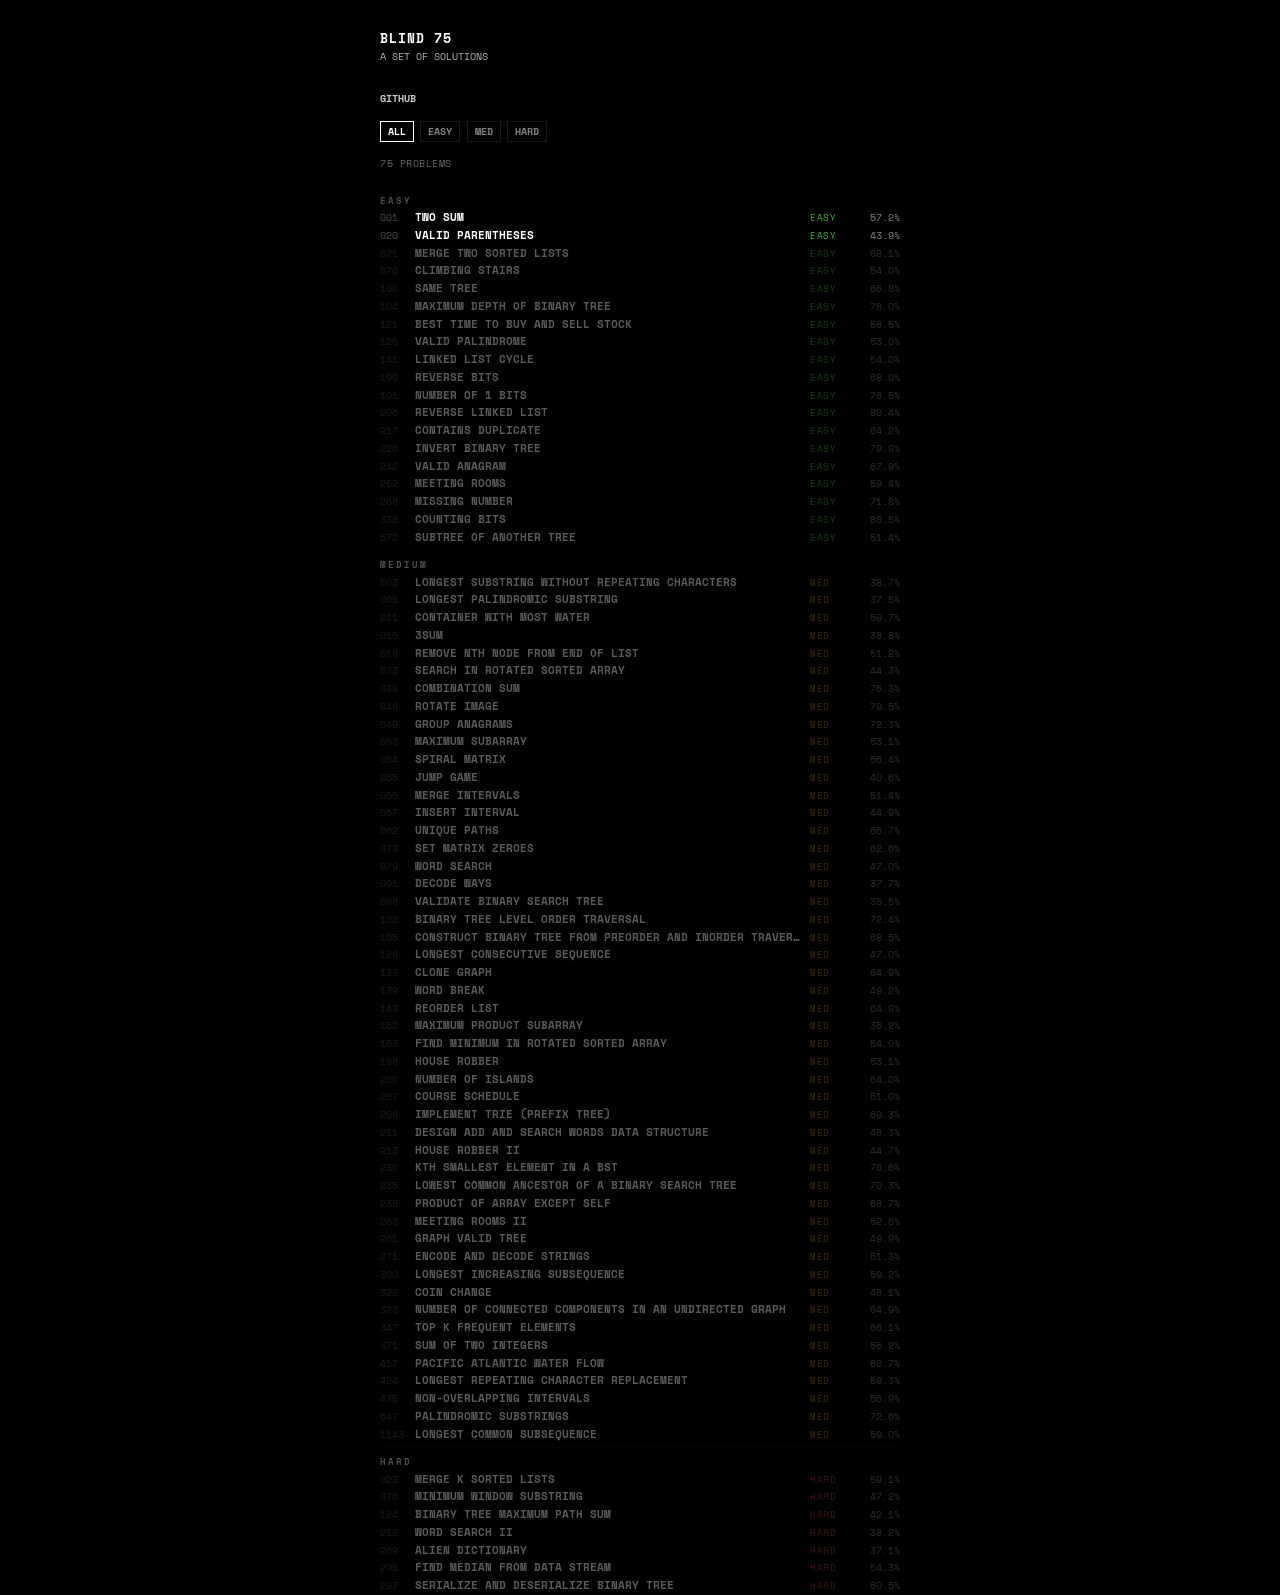
<file: index.html>
<!DOCTYPE html>
<html lang="en">
<head>
    <meta charset="UTF-8">
    <meta name="viewport" content="width=device-width, initial-scale=1.0">
    <title>BLIND 75</title>
    <link rel="stylesheet" href="css/index.css">
    <link rel="preconnect" href="https://fonts.googleapis.com">
    <link rel="preconnect" href="https://fonts.gstatic.com" crossorigin>
    <link href="https://fonts.googleapis.com/css2?family=Space+Mono:wght@400;700&display=swap" rel="stylesheet">
</head>
<body>

<div class="container">

    <header>
        <div class="name">BLIND 75</div>
        <div class="sub">A SET OF SOLUTIONS</div>
    </header>

    <nav class="links">
        <a href="https://github.com/bedolpab/Blind75">GITHUB</a>
    </nav>

    <div class="filters">
        <button class="filter-btn active" data-filter="all">ALL</button>
        <button class="filter-btn" data-filter="easy">EASY</button>
        <button class="filter-btn" data-filter="medium">MED</button>
        <button class="filter-btn" data-filter="hard">HARD</button>
    </div>

    <div class="stats-count">75 PROBLEMS</div>

    <div class="log">

        <div class="category-label">EASY</div>

        <a class="row" data-diff="easy" href="https://leetcode.com/problems/two-sum/submissions/1958369786/" target="_blank" rel="noopener noreferrer"
           data-tip-status="accepted"
           data-tip-tests="63 / 63 testcases passed"
           data-tip-runtime="0ms"
           data-tip-runtime-beat="100.00%"
           data-tip-memory="2.27MB"
           data-tip-memory-beat="83.42%"
           data-tip-date="Mar 24, 2026 22:14">
            <span class="num">001</span>
            <span class="org">Two Sum</span>
            <span class="diff easy">EASY</span>
            <span class="role">57.2%</span>
            <div class="tip"></div>
        </a>

        <a class="row" data-diff="easy" href="https://leetcode.com/problems/valid-parentheses/submissions/1959057486/" target="_blank" rel="noopener noreferrer"
           data-tip-status="accepted"
           data-tip-tests="102 / 102 testcases passed"
           data-tip-runtime="0ms"
           data-tip-runtime-beat="100.00%"
           data-tip-memory="19.18MB"
           data-tip-memory-beat="96.70%"
           data-tip-date="Mar 25, 2026 11:25">
            <span class="num">020</span>
            <span class="org">Valid Parentheses</span>
            <span class="diff easy">EASY</span>
            <span class="role">43.9%</span>
            <div class="tip"></div>
        </a>

        <div class="row" data-diff="easy">
            <span class="num">021</span>
            <span class="org">Merge Two Sorted Lists</span>
            <span class="diff easy">EASY</span>
            <span class="role">68.1%</span>
        </div>
        <div class="row" data-diff="easy">
            <span class="num">070</span>
            <span class="org">Climbing Stairs</span>
            <span class="diff easy">EASY</span>
            <span class="role">54.0%</span>
        </div>
        <div class="row" data-diff="easy">
            <span class="num">100</span>
            <span class="org">Same Tree</span>
            <span class="diff easy">EASY</span>
            <span class="role">66.8%</span>
        </div>
        <div class="row" data-diff="easy">
            <span class="num">104</span>
            <span class="org">Maximum Depth of Binary Tree</span>
            <span class="diff easy">EASY</span>
            <span class="role">78.0%</span>
        </div>
        <div class="row" data-diff="easy">
            <span class="num">121</span>
            <span class="org">Best Time to Buy and Sell Stock</span>
            <span class="diff easy">EASY</span>
            <span class="role">56.5%</span>
        </div>
        <div class="row" data-diff="easy">
            <span class="num">125</span>
            <span class="org">Valid Palindrome</span>
            <span class="diff easy">EASY</span>
            <span class="role">53.0%</span>
        </div>
        <div class="row" data-diff="easy">
            <span class="num">141</span>
            <span class="org">Linked List Cycle</span>
            <span class="diff easy">EASY</span>
            <span class="role">54.0%</span>
        </div>
        <div class="row" data-diff="easy">
            <span class="num">190</span>
            <span class="org">Reverse Bits</span>
            <span class="diff easy">EASY</span>
            <span class="role">68.0%</span>
        </div>
        <div class="row" data-diff="easy">
            <span class="num">191</span>
            <span class="org">Number of 1 Bits</span>
            <span class="diff easy">EASY</span>
            <span class="role">76.5%</span>
        </div>
        <div class="row" data-diff="easy">
            <span class="num">206</span>
            <span class="org">Reverse Linked List</span>
            <span class="diff easy">EASY</span>
            <span class="role">80.4%</span>
        </div>
        <div class="row" data-diff="easy">
            <span class="num">217</span>
            <span class="org">Contains Duplicate</span>
            <span class="diff easy">EASY</span>
            <span class="role">64.2%</span>
        </div>
        <div class="row" data-diff="easy">
            <span class="num">226</span>
            <span class="org">Invert Binary Tree</span>
            <span class="diff easy">EASY</span>
            <span class="role">79.9%</span>
        </div>
        <div class="row" data-diff="easy">
            <span class="num">242</span>
            <span class="org">Valid Anagram</span>
            <span class="diff easy">EASY</span>
            <span class="role">67.9%</span>
        </div>
        <div class="row" data-diff="easy">
            <span class="num">252</span>
            <span class="org">Meeting Rooms</span>
            <span class="diff easy">EASY</span>
            <span class="role">59.4%</span>
        </div>
        <div class="row" data-diff="easy">
            <span class="num">268</span>
            <span class="org">Missing Number</span>
            <span class="diff easy">EASY</span>
            <span class="role">71.8%</span>
        </div>
        <div class="row" data-diff="easy">
            <span class="num">338</span>
            <span class="org">Counting Bits</span>
            <span class="diff easy">EASY</span>
            <span class="role">80.5%</span>
        </div>
        <div class="row" data-diff="easy">
            <span class="num">572</span>
            <span class="org">Subtree of Another Tree</span>
            <span class="diff easy">EASY</span>
            <span class="role">51.4%</span>
        </div>

        <div class="category-label">MEDIUM</div>

        <div class="row" data-diff="medium">
            <span class="num">003</span>
            <span class="org">Longest Substring Without Repeating Characters</span>
            <span class="diff medium">MED</span>
            <span class="role">38.7%</span>
        </div>
        <div class="row" data-diff="medium">
            <span class="num">005</span>
            <span class="org">Longest Palindromic Substring</span>
            <span class="diff medium">MED</span>
            <span class="role">37.5%</span>
        </div>
        <div class="row" data-diff="medium">
            <span class="num">011</span>
            <span class="org">Container With Most Water</span>
            <span class="diff medium">MED</span>
            <span class="role">59.7%</span>
        </div>
        <div class="row" data-diff="medium">
            <span class="num">015</span>
            <span class="org">3Sum</span>
            <span class="diff medium">MED</span>
            <span class="role">38.8%</span>
        </div>
        <div class="row" data-diff="medium">
            <span class="num">019</span>
            <span class="org">Remove Nth Node From End of List</span>
            <span class="diff medium">MED</span>
            <span class="role">51.2%</span>
        </div>
        <div class="row" data-diff="medium">
            <span class="num">033</span>
            <span class="org">Search in Rotated Sorted Array</span>
            <span class="diff medium">MED</span>
            <span class="role">44.3%</span>
        </div>
        <div class="row" data-diff="medium">
            <span class="num">039</span>
            <span class="org">Combination Sum</span>
            <span class="diff medium">MED</span>
            <span class="role">76.3%</span>
        </div>
        <div class="row" data-diff="medium">
            <span class="num">048</span>
            <span class="org">Rotate Image</span>
            <span class="diff medium">MED</span>
            <span class="role">79.5%</span>
        </div>
        <div class="row" data-diff="medium">
            <span class="num">049</span>
            <span class="org">Group Anagrams</span>
            <span class="diff medium">MED</span>
            <span class="role">72.3%</span>
        </div>
        <div class="row" data-diff="medium">
            <span class="num">053</span>
            <span class="org">Maximum Subarray</span>
            <span class="diff medium">MED</span>
            <span class="role">53.1%</span>
        </div>
        <div class="row" data-diff="medium">
            <span class="num">054</span>
            <span class="org">Spiral Matrix</span>
            <span class="diff medium">MED</span>
            <span class="role">56.4%</span>
        </div>
        <div class="row" data-diff="medium">
            <span class="num">055</span>
            <span class="org">Jump Game</span>
            <span class="diff medium">MED</span>
            <span class="role">40.6%</span>
        </div>
        <div class="row" data-diff="medium">
            <span class="num">056</span>
            <span class="org">Merge Intervals</span>
            <span class="diff medium">MED</span>
            <span class="role">51.4%</span>
        </div>
        <div class="row" data-diff="medium">
            <span class="num">057</span>
            <span class="org">Insert Interval</span>
            <span class="diff medium">MED</span>
            <span class="role">44.9%</span>
        </div>
        <div class="row" data-diff="medium">
            <span class="num">062</span>
            <span class="org">Unique Paths</span>
            <span class="diff medium">MED</span>
            <span class="role">66.7%</span>
        </div>
        <div class="row" data-diff="medium">
            <span class="num">073</span>
            <span class="org">Set Matrix Zeroes</span>
            <span class="diff medium">MED</span>
            <span class="role">62.6%</span>
        </div>
        <div class="row" data-diff="medium">
            <span class="num">079</span>
            <span class="org">Word Search</span>
            <span class="diff medium">MED</span>
            <span class="role">47.0%</span>
        </div>
        <div class="row" data-diff="medium">
            <span class="num">091</span>
            <span class="org">Decode Ways</span>
            <span class="diff medium">MED</span>
            <span class="role">37.7%</span>
        </div>
        <div class="row" data-diff="medium">
            <span class="num">098</span>
            <span class="org">Validate Binary Search Tree</span>
            <span class="diff medium">MED</span>
            <span class="role">35.5%</span>
        </div>
        <div class="row" data-diff="medium">
            <span class="num">102</span>
            <span class="org">Binary Tree Level Order Traversal</span>
            <span class="diff medium">MED</span>
            <span class="role">72.4%</span>
        </div>
        <div class="row" data-diff="medium">
            <span class="num">105</span>
            <span class="org">Construct Binary Tree from Preorder and Inorder Traversal</span>
            <span class="diff medium">MED</span>
            <span class="role">68.5%</span>
        </div>
        <div class="row" data-diff="medium">
            <span class="num">128</span>
            <span class="org">Longest Consecutive Sequence</span>
            <span class="diff medium">MED</span>
            <span class="role">47.0%</span>
        </div>
        <div class="row" data-diff="medium">
            <span class="num">133</span>
            <span class="org">Clone Graph</span>
            <span class="diff medium">MED</span>
            <span class="role">64.9%</span>
        </div>
        <div class="row" data-diff="medium">
            <span class="num">139</span>
            <span class="org">Word Break</span>
            <span class="diff medium">MED</span>
            <span class="role">49.2%</span>
        </div>
        <div class="row" data-diff="medium">
            <span class="num">143</span>
            <span class="org">Reorder List</span>
            <span class="diff medium">MED</span>
            <span class="role">64.9%</span>
        </div>
        <div class="row" data-diff="medium">
            <span class="num">152</span>
            <span class="org">Maximum Product Subarray</span>
            <span class="diff medium">MED</span>
            <span class="role">36.2%</span>
        </div>
        <div class="row" data-diff="medium">
            <span class="num">153</span>
            <span class="org">Find Minimum in Rotated Sorted Array</span>
            <span class="diff medium">MED</span>
            <span class="role">54.0%</span>
        </div>
        <div class="row" data-diff="medium">
            <span class="num">198</span>
            <span class="org">House Robber</span>
            <span class="diff medium">MED</span>
            <span class="role">53.1%</span>
        </div>
        <div class="row" data-diff="medium">
            <span class="num">200</span>
            <span class="org">Number of Islands</span>
            <span class="diff medium">MED</span>
            <span class="role">64.0%</span>
        </div>
        <div class="row" data-diff="medium">
            <span class="num">207</span>
            <span class="org">Course Schedule</span>
            <span class="diff medium">MED</span>
            <span class="role">51.0%</span>
        </div>
        <div class="row" data-diff="medium">
            <span class="num">208</span>
            <span class="org">Implement Trie (Prefix Tree)</span>
            <span class="diff medium">MED</span>
            <span class="role">69.3%</span>
        </div>
        <div class="row" data-diff="medium">
            <span class="num">211</span>
            <span class="org">Design Add and Search Words Data Structure</span>
            <span class="diff medium">MED</span>
            <span class="role">48.3%</span>
        </div>
        <div class="row" data-diff="medium">
            <span class="num">213</span>
            <span class="org">House Robber II</span>
            <span class="diff medium">MED</span>
            <span class="role">44.7%</span>
        </div>
        <div class="row" data-diff="medium">
            <span class="num">230</span>
            <span class="org">Kth Smallest Element in a BST</span>
            <span class="diff medium">MED</span>
            <span class="role">76.6%</span>
        </div>
        <div class="row" data-diff="medium">
            <span class="num">235</span>
            <span class="org">Lowest Common Ancestor of a Binary Search Tree</span>
            <span class="diff medium">MED</span>
            <span class="role">70.3%</span>
        </div>
        <div class="row" data-diff="medium">
            <span class="num">238</span>
            <span class="org">Product of Array Except Self</span>
            <span class="diff medium">MED</span>
            <span class="role">68.7%</span>
        </div>
        <div class="row" data-diff="medium">
            <span class="num">253</span>
            <span class="org">Meeting Rooms II</span>
            <span class="diff medium">MED</span>
            <span class="role">52.6%</span>
        </div>
        <div class="row" data-diff="medium">
            <span class="num">261</span>
            <span class="org">Graph Valid Tree</span>
            <span class="diff medium">MED</span>
            <span class="role">49.9%</span>
        </div>
        <div class="row" data-diff="medium">
            <span class="num">271</span>
            <span class="org">Encode and Decode Strings</span>
            <span class="diff medium">MED</span>
            <span class="role">51.3%</span>
        </div>
        <div class="row" data-diff="medium">
            <span class="num">300</span>
            <span class="org">Longest Increasing Subsequence</span>
            <span class="diff medium">MED</span>
            <span class="role">59.2%</span>
        </div>
        <div class="row" data-diff="medium">
            <span class="num">322</span>
            <span class="org">Coin Change</span>
            <span class="diff medium">MED</span>
            <span class="role">48.1%</span>
        </div>
        <div class="row" data-diff="medium">
            <span class="num">323</span>
            <span class="org">Number of Connected Components in an Undirected Graph</span>
            <span class="diff medium">MED</span>
            <span class="role">64.9%</span>
        </div>
        <div class="row" data-diff="medium">
            <span class="num">347</span>
            <span class="org">Top K Frequent Elements</span>
            <span class="diff medium">MED</span>
            <span class="role">66.1%</span>
        </div>
        <div class="row" data-diff="medium">
            <span class="num">371</span>
            <span class="org">Sum of Two Integers</span>
            <span class="diff medium">MED</span>
            <span class="role">55.2%</span>
        </div>
        <div class="row" data-diff="medium">
            <span class="num">417</span>
            <span class="org">Pacific Atlantic Water Flow</span>
            <span class="diff medium">MED</span>
            <span class="role">60.7%</span>
        </div>
        <div class="row" data-diff="medium">
            <span class="num">424</span>
            <span class="org">Longest Repeating Character Replacement</span>
            <span class="diff medium">MED</span>
            <span class="role">59.3%</span>
        </div>
        <div class="row" data-diff="medium">
            <span class="num">435</span>
            <span class="org">Non-overlapping Intervals</span>
            <span class="diff medium">MED</span>
            <span class="role">56.9%</span>
        </div>
        <div class="row" data-diff="medium">
            <span class="num">647</span>
            <span class="org">Palindromic Substrings</span>
            <span class="diff medium">MED</span>
            <span class="role">72.6%</span>
        </div>
        <div class="row" data-diff="medium">
            <span class="num">1143</span>
            <span class="org">Longest Common Subsequence</span>
            <span class="diff medium">MED</span>
            <span class="role">59.0%</span>
        </div>

        <div class="category-label">HARD</div>

        <div class="row" data-diff="hard">
            <span class="num">023</span>
            <span class="org">Merge k Sorted Lists</span>
            <span class="diff hard">HARD</span>
            <span class="role">59.1%</span>
        </div>
        <div class="row" data-diff="hard">
            <span class="num">076</span>
            <span class="org">Minimum Window Substring</span>
            <span class="diff hard">HARD</span>
            <span class="role">47.2%</span>
        </div>
        <div class="row" data-diff="hard">
            <span class="num">124</span>
            <span class="org">Binary Tree Maximum Path Sum</span>
            <span class="diff hard">HARD</span>
            <span class="role">42.1%</span>
        </div>
        <div class="row" data-diff="hard">
            <span class="num">212</span>
            <span class="org">Word Search II</span>
            <span class="diff hard">HARD</span>
            <span class="role">38.2%</span>
        </div>
        <div class="row" data-diff="hard">
            <span class="num">269</span>
            <span class="org">Alien Dictionary</span>
            <span class="diff hard">HARD</span>
            <span class="role">37.1%</span>
        </div>
        <div class="row" data-diff="hard">
            <span class="num">295</span>
            <span class="org">Find Median from Data Stream</span>
            <span class="diff hard">HARD</span>
            <span class="role">54.3%</span>
        </div>
        <div class="row" data-diff="hard">
            <span class="num">297</span>
            <span class="org">Serialize and Deserialize Binary Tree</span>
            <span class="diff hard">HARD</span>
            <span class="role">60.5%</span>
        </div>

    </div>
</div>

<script src="js/main.js"></script>
</body>
</html>
</file>
<file: css/index.css>
:root {
    --bg: #000000;
    --fg: #ffffff;
    --font: 'Space Mono', monospace;
    --divider: #333;
}

* { box-sizing: border-box; margin: 0; padding: 0; cursor: crosshair; }

html, body { height: 100%; }

body {
    background-color: var(--bg);
    color: var(--fg);
    font-family: var(--font);
    font-size: 11px;
    line-height: 1.25;
    text-transform: uppercase;
    display: flex;
    justify-content: center;
    -webkit-font-smoothing: none;
    overflow-y: auto;
    padding: 30px 20px 60px;
}

.container {
    width: 100%;
    max-width: 520px;
    display: flex;
    flex-direction: column;
}

header { margin-bottom: 1rem; }

.name { font-size: 13px; font-weight: 700; letter-spacing: 1px; margin-bottom: 4px; }
.sub  { font-size: 10px; opacity: 0.7; line-height: 1.45; margin-bottom: 0.75rem; }

.links { display: flex; gap: 1rem; font-size: 10px; margin-bottom: 1rem; }
.links a { color: var(--fg); text-decoration: none; font-weight: 700; opacity: 0.8; transition: opacity 0.2s; }
.links a:hover { opacity: 1; text-decoration: underline; }

.filters { display: flex; flex-wrap: wrap; gap: 0.4rem; margin-bottom: 1rem; }

.filter-btn {
    font-family: var(--font);
    font-size: 10px;
    font-weight: 700;
    text-transform: uppercase;
    background: none;
    color: var(--fg);
    border: 1px solid var(--divider);
    padding: 2px 7px;
    cursor: crosshair;
    opacity: 0.5;
    transition: opacity 0.2s, border-color 0.2s;
}
.filter-btn:hover,
.filter-btn.active { opacity: 1; border-color: var(--fg); }

.stats-count {
    font-size: 10px;
    opacity: 0.4;
    margin-bottom: 1rem;
    letter-spacing: 0.5px;
}

.log { display: flex; flex-direction: column; }

.category-label {
    font-size: 9px;
    font-weight: 700;
    opacity: 0.3;
    letter-spacing: 2px;
    padding: 8px 0 3px 0;
    border-top: 1px solid #111;
    margin-top: 4px;
}
.category-label:first-child { margin-top: 0; border-top: none; }

/* ── Rows ── */
.row {
    display: flex;
    font-size: 11px;
    justify-content: flex-start;
    align-items: baseline;
    padding: 2px 0;
    text-decoration: none;
    color: var(--fg);
    width: 100%;
    position: relative;
    transition: opacity 0.15s, background-color 0.15s;
}
.row[data-hidden="true"] { display: none; }
.row:hover { background-color: rgba(255,255,255,0.03); }
.row:hover .org,
.row:hover .role { text-decoration: underline; }

.num  { flex: 0 0 35px; opacity: 0.3; font-size: 10px; }
.org  { flex: 1; font-weight: 700; white-space: nowrap; overflow: hidden; text-overflow: ellipsis; padding-right: 5px; }

.diff {
    flex: 0 0 45px;
    font-size: 9px;
    letter-spacing: 0.5px;
    opacity: 0.5;
}
.diff.easy   { color: #55ff55; opacity: 0.7; }
.diff.medium { color: #ffaa00; opacity: 0.7; }
.diff.hard   { color: #ff5555; opacity: 0.7; }

.role {
    flex: 0 0 45px;
    text-align: right;
    white-space: nowrap;
    opacity: 0.5;
    font-size: 10px;
}

/* ── Unsolved (div) rows ── */
div.row { opacity: 0.35; }
div.row:hover { opacity: 0.5; background: none; }
div.row:hover .org,
div.row:hover .role { text-decoration: none; }

/* ── Tooltip ── */
.tip {
    display: none;
    position: absolute;
    bottom: calc(100% + 8px);
    left: 0;
    background: #0a0a0a;
    border: 1px solid #222;
    padding: 10px 14px;
    z-index: 100;
    white-space: nowrap;
    font-size: 10px;
    line-height: 1.7;
    pointer-events: none;
    min-width: 220px;
}
.tip::after {
    content: '';
    position: absolute;
    top: 100%;
    left: 20px;
    border: 5px solid transparent;
    border-top-color: #222;
}

a.row:hover .tip { display: block; }

.tip-status {
    font-weight: 700;
    letter-spacing: 1px;
    margin-bottom: 4px;
}
.tip-status.accepted { color: #55ff55; }

.tip-tests {
    opacity: 0.6;
    font-size: 9px;
}

.tip-divider {
    border: none;
    border-top: 1px solid #222;
    margin: 6px 0;
}

.tip-row {
    display: flex;
    justify-content: space-between;
    gap: 20px;
}
.tip-label { opacity: 0.4; }
.tip-value { font-weight: 700; }
.tip-beat  { opacity: 0.5; font-size: 9px; }
.tip-date  { opacity: 0.3; font-size: 9px; margin-top: 6px; }

/* ── Responsive ── */
@media (max-width: 480px) {
    .row {
        flex-direction: column;
        align-items: flex-start;
        padding: 0;
        margin-bottom: 8px;
        border-left: 1px solid var(--divider);
        padding-left: 8px;
    }
    .num, .org, .diff, .role { flex: unset; width: 100%; }
    .role { text-align: left; }
    .tip { left: 0; right: auto; }
}
</file>
